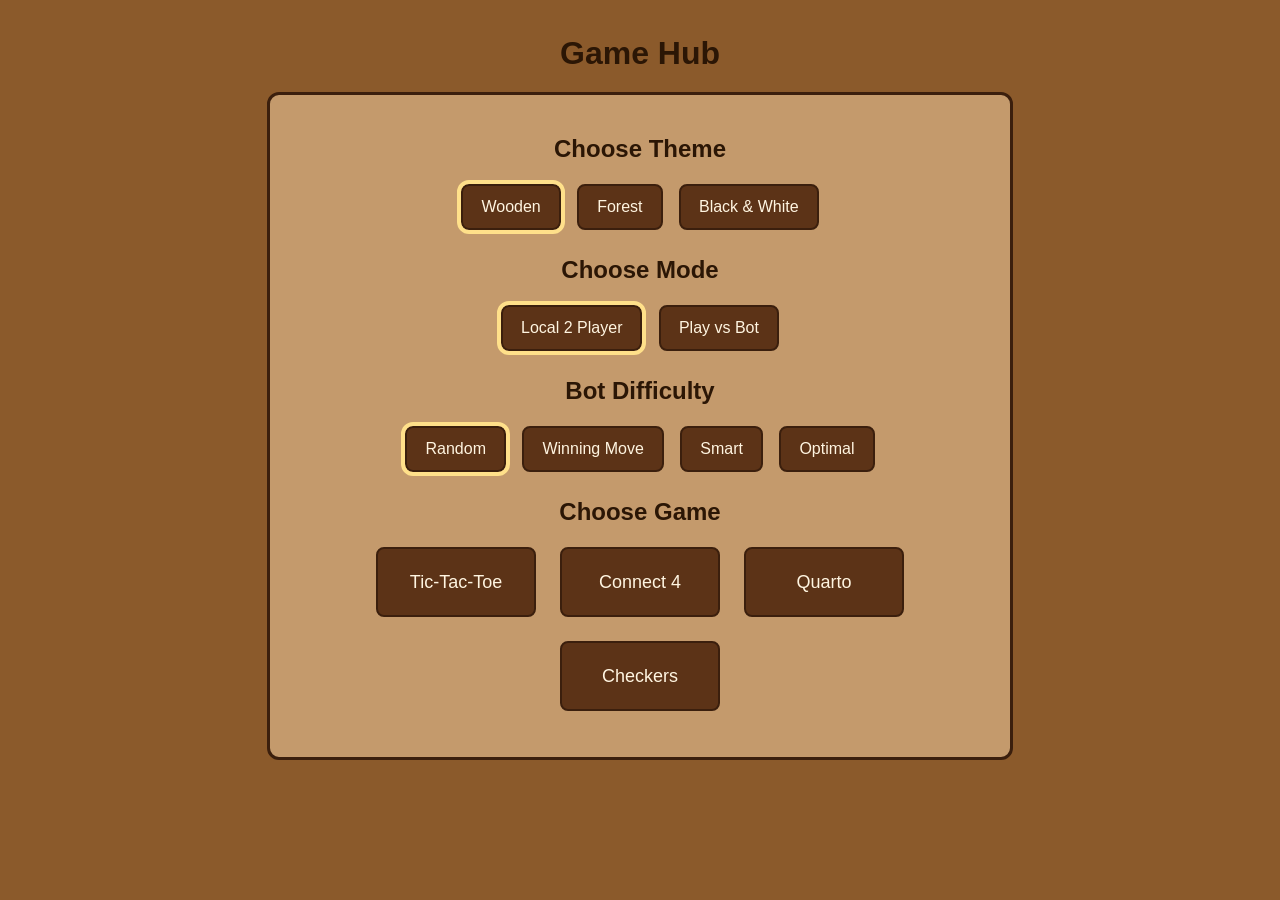
<file: index.html>
<!DOCTYPE html>
<html>
<head>
    <title>Game Hub</title>
    <link rel="stylesheet" href="style.css">
</head>

<body class="wooden">

    <div class="page">

        <h1>Game Hub</h1>

        <div class="menu">

            <div class="section">
                <h2>Choose Theme</h2>

                <button class="selected" onclick="setTheme('wooden', this)">Wooden</button>
                <button onclick="setTheme('forest', this)">Forest</button>
                <button onclick="setTheme('blackwhite', this)">Black & White</button>
            </div>

            <div class="section">
                <h2>Choose Mode</h2>

                <button class="selected" onclick="setMode('local', this)">Local 2 Player</button>
                <button onclick="setMode('bot', this)">Play vs Bot</button>
            </div>

            <div class="section">
                <h2>Bot Difficulty</h2>

                <button class="selected" onclick="setBotDifficulty('random', this)">Random</button>
                <button onclick="setBotDifficulty('winning', this)">Winning Move</button>
                <button onclick="setBotDifficulty('smart', this)">Smart</button>
                <button onclick="setBotDifficulty('optimal', this)">Optimal</button>
            </div>

            <div class="section">
                <h2>Choose Game</h2>

                <div class="game-list">
                    <button class="game-button" onclick="openGame('tictactoe')">Tic-Tac-Toe</button>
                    <button class="game-button" onclick="openGame('connect4')">Connect 4</button>
                    <button class="game-button" onclick="openGame('quarto')">Quarto</button>
                    <button class="game-button" onclick="openGame('checkers')">Checkers</button>
                </div>
            </div>

        </div>

    </div>

    <script src="main.js"></script>

</body>
</html>
</file>
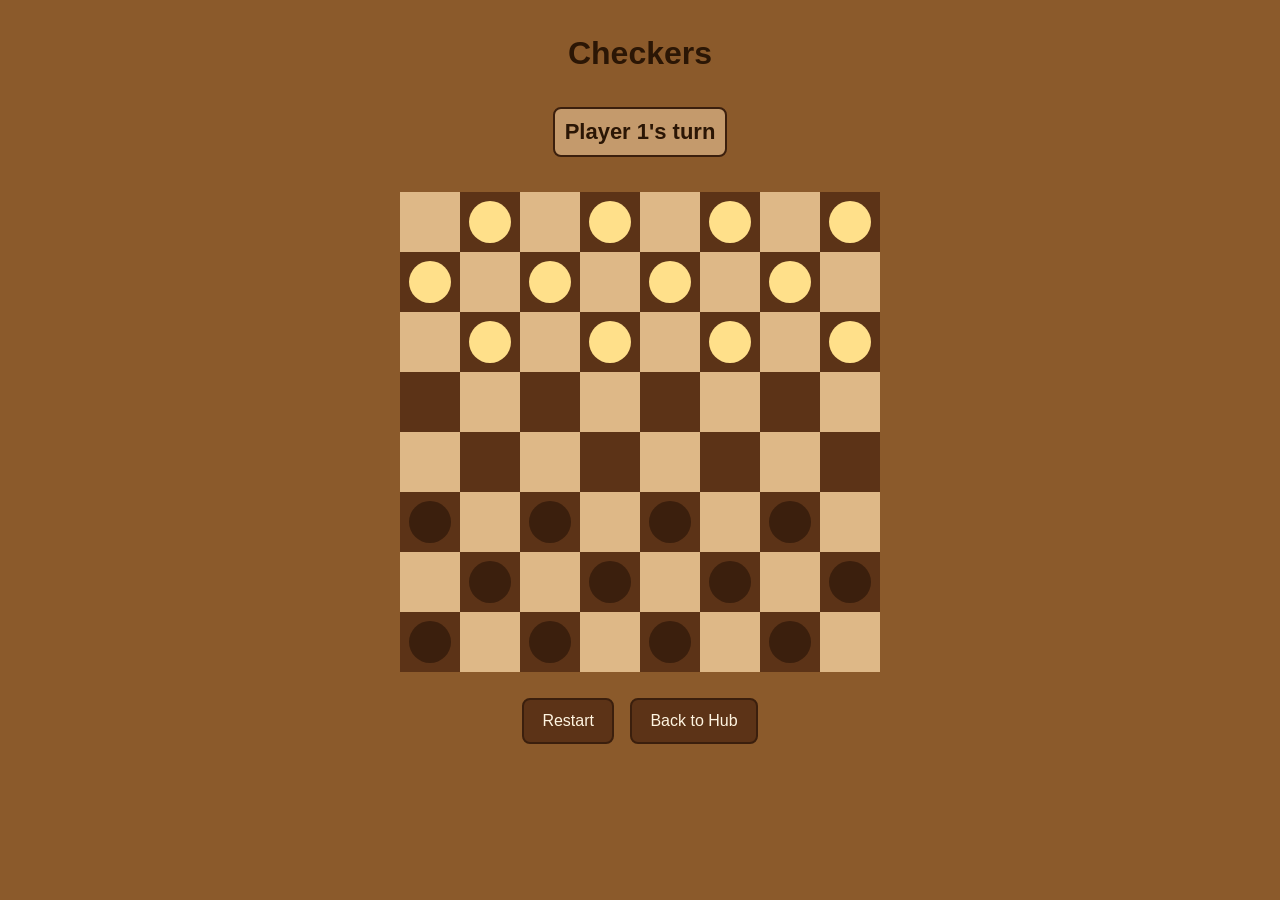
<file: games/checkers/index.html>
<!DOCTYPE html>
<html>
<head>
    <title>Checkers</title>
    <link rel="stylesheet" href="../../style.css">
</head>

<body class="wooden">

    <div class="page">

        <h1>Checkers</h1>

        <div class="game-panel">

            <h2 id="message">Player 1's turn</h2>

            <div id="board" class="board checkers-board"></div>

            <div class="section">
                <button onclick="restartGame()">Restart</button>
                <button onclick="goBackToHub()">Back to Hub</button>
            </div>

        </div>

    </div>

    <script src="checkers.js"></script>

</body>
</html>
</file>
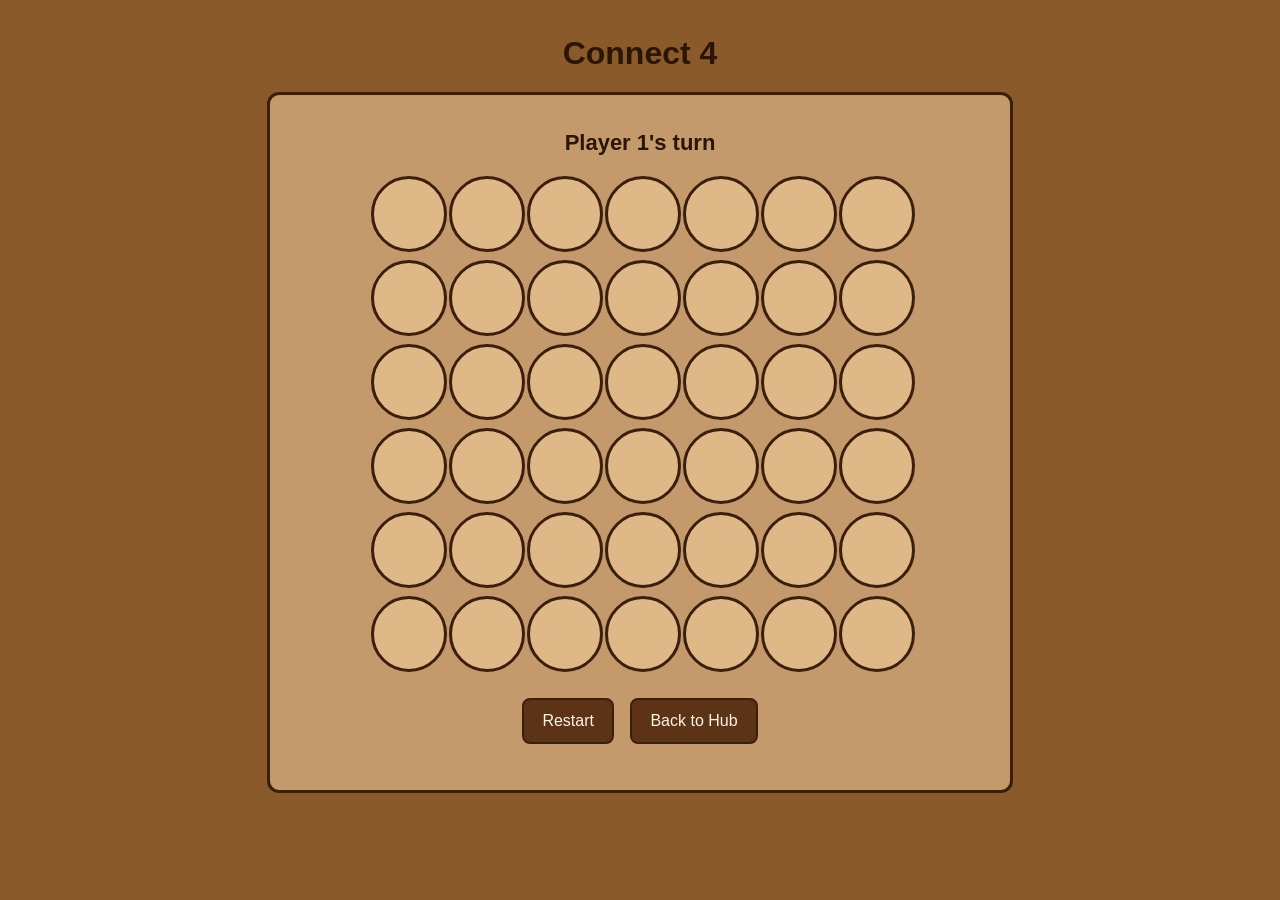
<file: games/connect4/index.html>
<!DOCTYPE html>
<html>
<head>
    <title>Connect 4</title>
    <link rel="stylesheet" href="../../style.css">
</head>

<body class="wooden">

    <div class="page">

        <h1>Connect 4</h1>

        <div class="game-panel">

            <h2 id="message">Player 1's turn</h2>

            <div id="board" class="board connect4-board"></div>

            <div class="section">
                <button onclick="restartGame()">Restart</button>
                <button onclick="goBackToHub()">Back to Hub</button>
            </div>

        </div>

    </div>

    <script src="connect4.js"></script>

</body>
</html>
</file>
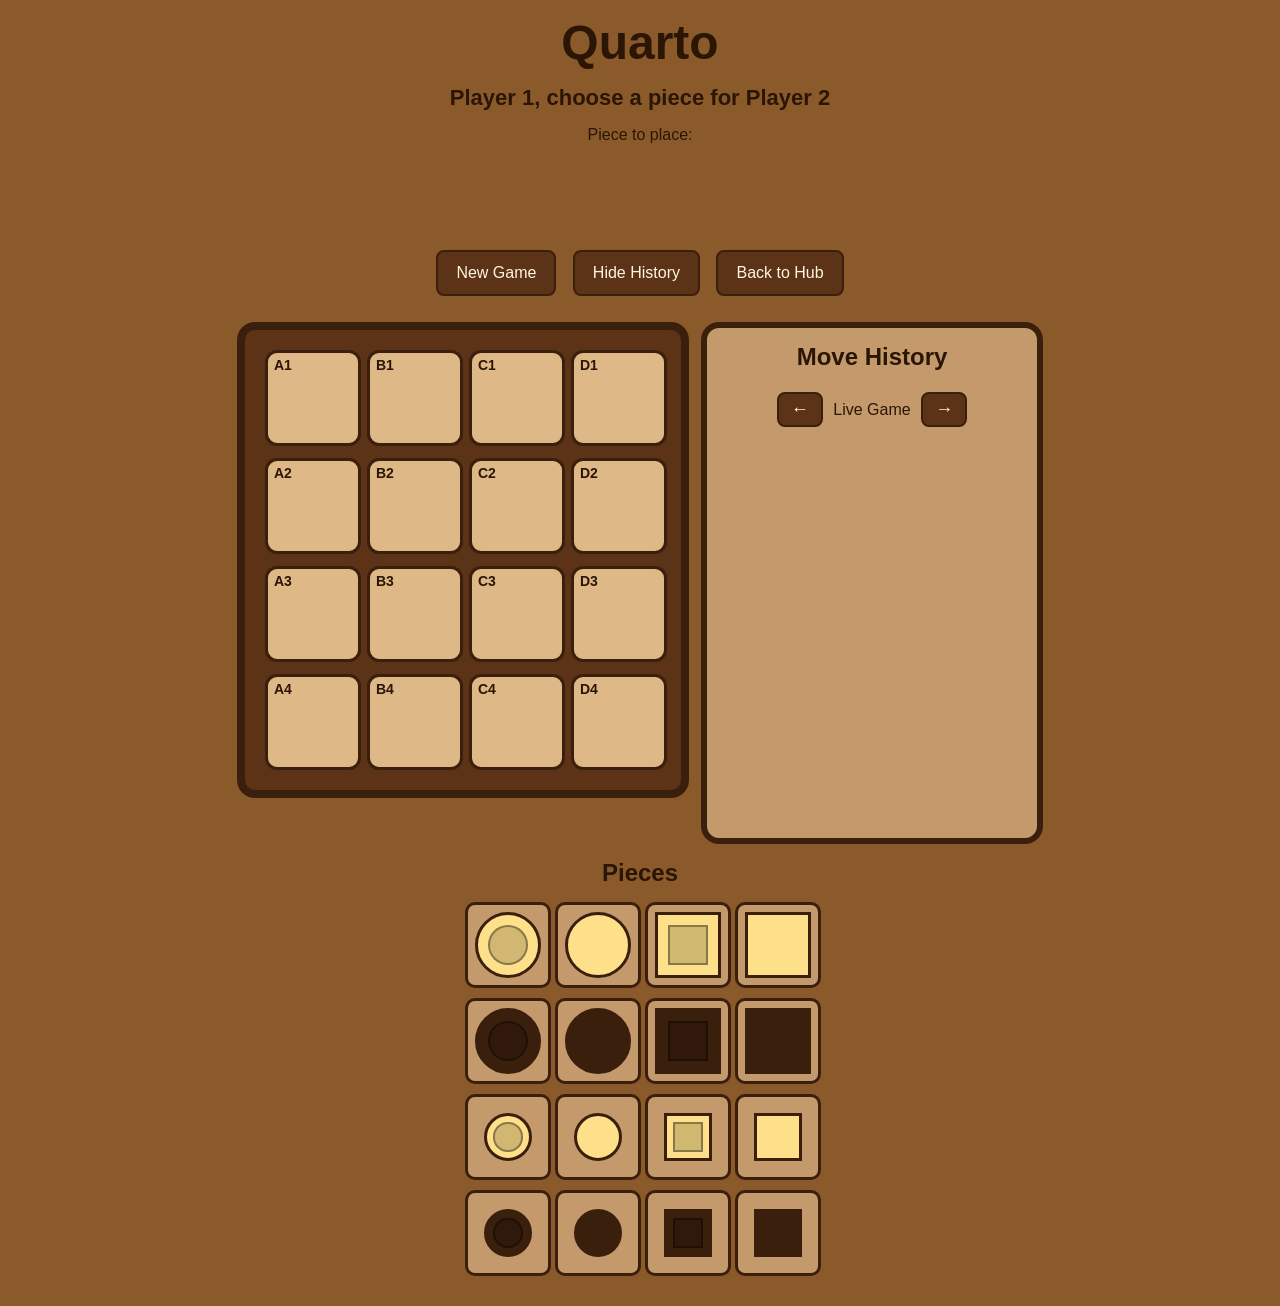
<file: games/quarto/index.html>
<!DOCTYPE html>
<html>
<head>
    <title>Quarto</title>
    <link rel="stylesheet" href="../../style.css">
</head>

<body class="wooden quarto-page">

    <h1>Quarto</h1>

    <div id="game">
        <h2 id="message"></h2>

        <div id="previewArea">
            <p>Piece to place:</p>
            <div id="previewPiece"></div>
        </div>

        <button id="restartButton">New Game</button>
        <button id="toggleHistoryButton">Hide History</button>
        <button id="menuButton">Back to Hub</button>

        <div id="mainGameArea">
            <div id="board"></div>

            <div id="historyBox">
                <h2>Move History</h2>

                <div id="reviewControls">
                    <button id="backMoveButton">←</button>
                    <span id="reviewText">Live Game</span>
                    <button id="forwardMoveButton">→</button>
                </div>

                <ol id="history"></ol>
            </div>
        </div>

        <h2>Pieces</h2>
        <div id="pieces"></div>
    </div>
    
    <script src="quarto.js"></script>
</body>
</html>
</file>
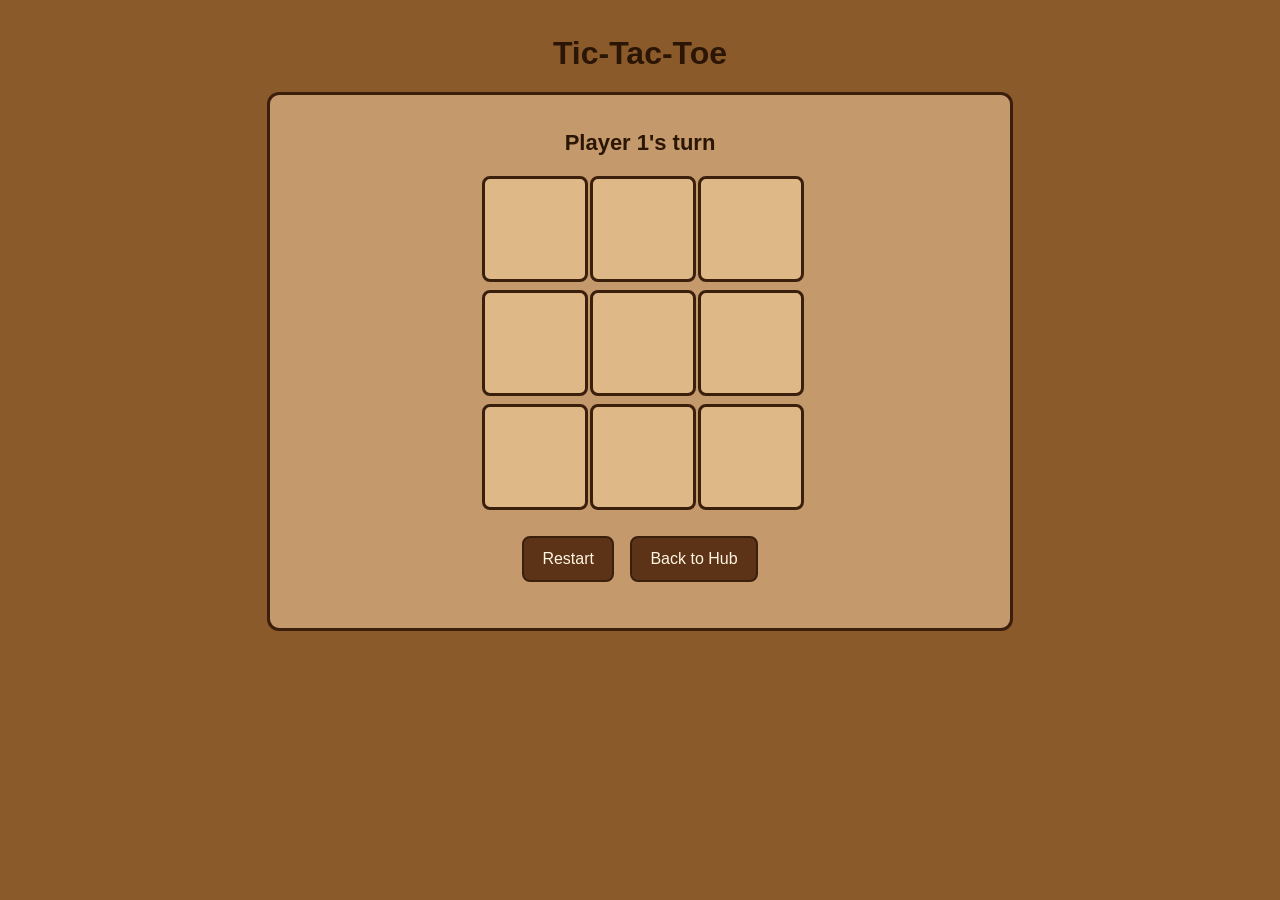
<file: games/tictactoe/index.html>
<!DOCTYPE html>
<html>
<head>
    <title>Tic-Tac-Toe</title>
    <link rel="stylesheet" href="../../style.css">
</head>

<body class="wooden">

    <div class="page">

        <h1>Tic-Tac-Toe</h1>

        <div class="game-panel">

            <h2 id="message">X's turn</h2>

            <div id="board" class="board tictactoe-board"></div>

            <div class="section">
                <button onclick="restartGame()">Restart</button>
                <button onclick="goBackToHub()">Back to Hub</button>
            </div>

        </div>

    </div>

    <script src="tictactoe.js"></script>

</body>
</html>
</file>
<file: style.css>
/* =========================
   THEME VARIABLES
========================= */

body.wooden {
    --background: #8b5a2b;
    --panel: #c49a6c;
    --panel-dark: #5c3317;
    --text: #2b1605;
    --button: #5c3317;
    --button-hover: #3b1f0d;
    --button-text: #fff5e1;
    --cell: #deb887;
    --cell-hover: #f0c891;
    --border: #3b1f0d;
    --highlight: #ffe08a;
    --player-one: #3b1f0d;
    --player-two: #ffe08a;
}

body.forest {
    --background: #1f3d2b;
    --panel: #3f6b4a;
    --panel-dark: #183522;
    --text: #f0fff4;
    --button: #244d32;
    --button-hover: #15291d;
    --button-text: #ffffff;
    --cell: #6b8f5a;
    --cell-hover: #87a96b;
    --border: #0f2417;
    --highlight: #d6f5b3;
    --player-one: #7a4f2a;
    --player-two: #b7e36f;
}

body.blackwhite {
    --background: #ffffff;
    --panel: #eeeeee;
    --panel-dark: #111111;
    --text: #000000;
    --button: #000000;
    --button-hover: #333333;
    --button-text: #ffffff;
    --cell: #ffffff;
    --cell-hover: #dddddd;
    --border: #000000;
    --highlight: #aaaaaa;
    --player-one: #000000;
    --player-two: #888888;
}


/* =========================
   GENERAL PAGE STYLE
========================= */

body {
    margin: 0;
    font-family: Arial, sans-serif;
    background: var(--background);
    color: var(--text);
    text-align: center;
}

h1,
h2,
h3 {
    margin: 15px;
}

p {
    margin: 10px;
}

.page {
    padding: 20px;
}

.menu,
.game-panel,
.settings-panel {
    background: var(--panel);
    border: 3px solid var(--border);
    border-radius: 12px;
    padding: 20px;
    margin: 20px auto;
    max-width: 700px;
}

.section {
    margin: 20px 0;
}


/* =========================
   BUTTONS
========================= */

button {
    background: var(--button);
    color: var(--button-text);
    border: 2px solid var(--border);
    border-radius: 8px;
    padding: 12px 18px;
    margin: 6px;
    font-size: 16px;
    cursor: pointer;
}

button:hover {
    background: var(--button-hover);
    transform: scale(1.04);
}

button:active {
    transform: scale(0.98);
}

button.selected {
    outline: 4px solid var(--highlight);
}


/* =========================
   GAME HUB
========================= */

.game-list {
    display: flex;
    justify-content: center;
    flex-wrap: wrap;
    gap: 12px;
}

.game-button {
    width: 160px;
    height: 70px;
    font-size: 18px;
}


/* =========================
   SHARED BOARDS / CELLS
========================= */

.board {
    display: grid;
    gap: 8px;
    justify-content: center;
    margin: 20px auto;
}

.cell {
    background: var(--cell);
    border: 3px solid var(--border);
    border-radius: 8px;
    display: flex;
    align-items: center;
    justify-content: center;
    cursor: pointer;
    font-size: 32px;
    font-weight: bold;
    color: var(--text);
}

.cell:hover {
    background: var(--cell-hover);
}

.tictactoe-board {
    grid-template-columns: repeat(3, 100px);
}

.tictactoe-board .cell {
    width: 100px;
    height: 100px;
}

.connect4-board {
    grid-template-columns: repeat(7, 70px);
}

.connect4-board .cell {
    width: 70px;
    height: 70px;
    border-radius: 50%;
}


/* =========================
   SHARED PIECES / COUNTERS
========================= */

.counter,
.checker-piece {
    border-radius: 50%;
    background: var(--player-one);
}

.player-one-piece {
    background: var(--player-one);
}

.player-two-piece {
    background: var(--player-two);
}

.tictactoe-board .counter {
    width: 65px;
    height: 65px;
}

.connect4-board .cell.player-one-piece,
.connect4-board .cell.player-one-piece:hover {
    background: var(--player-one);
}

.connect4-board .cell.player-two-piece,
.connect4-board .cell.player-two-piece:hover {
    background: var(--player-two);
}

.cell:has(.counter):hover,
.cell:has(.checker-piece):hover {
    background: var(--cell);
}


/* =========================
   GAME INFO / HISTORY
========================= */

#message,
.message {
    font-size: 22px;
    font-weight: bold;
    margin: 15px;
}

.status-box {
    background: var(--panel);
    border: 2px solid var(--border);
    border-radius: 8px;
    padding: 10px;
    margin: 15px auto;
    max-width: 500px;
}

.history-panel {
    background: var(--panel);
    border: 2px solid var(--border);
    border-radius: 8px;
    padding: 10px;
    max-height: 300px;
    overflow-y: auto;
}

.history-item {
    padding: 6px;
    border-bottom: 1px solid var(--border);
}

.history-item.highlight {
    background: var(--highlight);
    color: #000000;
}


/* =========================
   CHECKERS
========================= */

.checkers-board {
    grid-template-columns: repeat(8, 60px);
    gap: 0;
    border: none;
}

.checkers-board .cell {
    width: 60px;
    height: 60px;
    border: none;
    border-radius: 0;
    cursor: pointer;
}

.light-square,
.checkers-board .cell.light-square:hover {
    background: var(--cell);
}

.dark-square,
.checkers-board .cell.dark-square:hover {
    background: var(--panel-dark);
}

.checker-piece {
    width: 42px;
    height: 42px;
    border: none;
    box-shadow: none;
}

.checkers-board .checker-piece.selected {
    transform: scale(1.08);
}

.valid-move {
    outline: none;
}

.checker-piece.king::after {
    content: "K";
    color: var(--button-text);
    font-weight: bold;
    font-size: 20px;
}

body:has(.checkers-board) .game-panel {
    background: transparent;
    border: none;
    padding: 0;
}

body:has(.checkers-board) #message {
    background: var(--panel);
    border: 2px solid var(--border);
    border-radius: 8px;
    padding: 10px;
    display: inline-block;
}

body:has(.checkers-board) .section {
    margin-top: 20px;
}

body.blackwhite .light-square,
body.blackwhite .checkers-board .cell.light-square:hover {
    background: #ffffff;
}

body.blackwhite .dark-square,
body.blackwhite .checkers-board .cell.dark-square:hover {
    background: #555555;
}

body.blackwhite .checkers-board .checker-piece.player-one-piece {
    background: #000000;
}

body.blackwhite .checkers-board .checker-piece.player-two-piece {
    background: #d0d0d0;
}


/* =========================
   QUARTO ORIGINAL-STYLE HUB VERSION
========================= */

.quarto-page {
    background: var(--background);
    color: var(--text);
}

.quarto-page h1 {
    font-size: 48px;
    margin-bottom: 5px;
}

.quarto-page #game {
    display: block;
}

.quarto-page #previewPiece {
    height: 90px;
    display: flex;
    justify-content: center;
    align-items: center;
}

.quarto-page #mainGameArea {
    display: flex;
    justify-content: center;
    align-items: flex-start;
    gap: 12px;
    margin-top: 20px;
    flex-wrap: wrap;
}

.quarto-page #board {
    display: grid;
    grid-template-columns: repeat(4, 90px);
    gap: 12px;
    width: fit-content;
    padding: 20px;
    margin: 0;
    background-color: var(--panel-dark);
    border: 8px solid var(--border);
    border-radius: 18px;
}

.quarto-page #historyBox {
    width: 300px;
    height: 480px;
    overflow-y: auto;
    background-color: var(--panel);
    border: 6px solid var(--border);
    border-radius: 18px;
    padding: 15px;
    text-align: left;
}

.quarto-page #historyBox h2 {
    text-align: center;
    margin-top: 0;
}

.quarto-page #history {
    font-size: 16px;
    padding-left: 25px;
}

.quarto-page .square {
    width: 90px;
    height: 90px;
    background-color: var(--cell);
    border: 3px solid var(--border);
    border-radius: 12px;
    display: flex;
    align-items: center;
    justify-content: center;
    cursor: pointer;
    position: relative;
}

.quarto-page .square::before {
    content: attr(data-coord);
    position: absolute;
    top: 4px;
    left: 6px;
    font-size: 14px;
    font-weight: bold;
    color: var(--text);
}

.quarto-page .square:hover {
    background-color: var(--cell-hover);
}

.quarto-page .winning-square {
    background-color: var(--highlight) !important;
    box-shadow: 0 0 18px var(--highlight);
}

.quarto-page #pieces {
    display: grid;
    grid-template-columns: repeat(4, 80px);
    gap: 10px;
    justify-content: center;
    margin-bottom: 30px;
}

.quarto-page .piece {
    width: 80px;
    height: 80px;
    border: 3px solid var(--border);
    border-radius: 10px;
    display: flex;
    align-items: center;
    justify-content: center;
    cursor: pointer;
    background-color: var(--panel);
}

.quarto-page .piece:hover {
    background-color: var(--cell-hover);
}

.quarto-page .selected {
    border: 3px solid var(--highlight);
    background-color: var(--cell-hover);
}

.quarto-page .inner-piece {
    display: flex;
    align-items: center;
    justify-content: center;
    border: 3px solid var(--border);
    position: relative;
}

.quarto-page .tall {
    width: 60px;
    height: 60px;
}

.quarto-page .short {
    width: 42px;
    height: 42px;
}

.quarto-page .light {
    background-color: var(--player-two);
}

.quarto-page .dark {
    background-color: var(--player-one);
}

.quarto-page .round {
    border-radius: 50%;
}

.quarto-page .square-shape {
    border-radius: 0;
}

.quarto-page .hollow::after {
    content: "";
    position: absolute;
    width: 60%;
    height: 60%;
    background-color: rgba(0, 0, 0, 0.18);
    border: 2px solid rgba(0, 0, 0, 0.35);
}

.quarto-page .hollow.round::after {
    border-radius: 50%;
}

.quarto-page footer {
    margin: 30px;
    font-size: 16px;
    color: var(--text);
}

.quarto-page #reviewControls {
    text-align: center;
    margin-bottom: 12px;
}

.quarto-page #reviewControls button {
    padding: 5px 12px;
    font-size: 18px;
}

.quarto-page .current-review-move {
    background-color: var(--highlight);
    color: #000000;
    border-radius: 6px;
    padding: 4px;
}

.quarto-page .review-square {
    background-color: var(--highlight) !important;
    box-shadow: 0 0 18px var(--highlight);
}

body.blackwhite.quarto-page .light {
    background-color: #d0d0d0;
}

body.blackwhite.quarto-page .dark {
    background-color: #000000;
}

body.forest.quarto-page .light {
    background-color: #b7e36f;
}

body.forest.quarto-page .dark {
    background-color: #7a4f2a;
}


/* =========================
   RESPONSIVE
========================= */

@media (max-width: 700px) {
    .game-button {
        width: 130px;
        height: 60px;
        font-size: 15px;
    }

    .tictactoe-board {
        grid-template-columns: repeat(3, 80px);
    }

    .tictactoe-board .cell {
        width: 80px;
        height: 80px;
    }

    .connect4-board {
        grid-template-columns: repeat(7, 45px);
    }

    .connect4-board .cell {
        width: 45px;
        height: 45px;
    }

    .checkers-board {
        grid-template-columns: repeat(8, 38px);
    }

    .checkers-board .cell {
        width: 38px;
        height: 38px;
    }

    .checker-piece {
        width: 28px;
        height: 28px;
    }

    .quarto-page #board {
        grid-template-columns: repeat(4, 65px);
        gap: 8px;
        padding: 12px;
    }

    .quarto-page .square {
        width: 65px;
        height: 65px;
    }

    .quarto-page #pieces {
        grid-template-columns: repeat(4, 65px);
    }

    .quarto-page .piece {
        width: 65px;
        height: 65px;
    }

    .quarto-page .tall {
        width: 48px;
        height: 48px;
    }

    .quarto-page .short {
        width: 34px;
        height: 34px;
    }

    .quarto-page #historyBox {
        width: 90%;
        height: 260px;
    }
}

/* Make black hollow Quarto pieces visible in black & white theme */
body.blackwhite.quarto-page .dark.hollow::after {
    background-color: #333333;
    border: 2px solid #111111;
}
</file>
